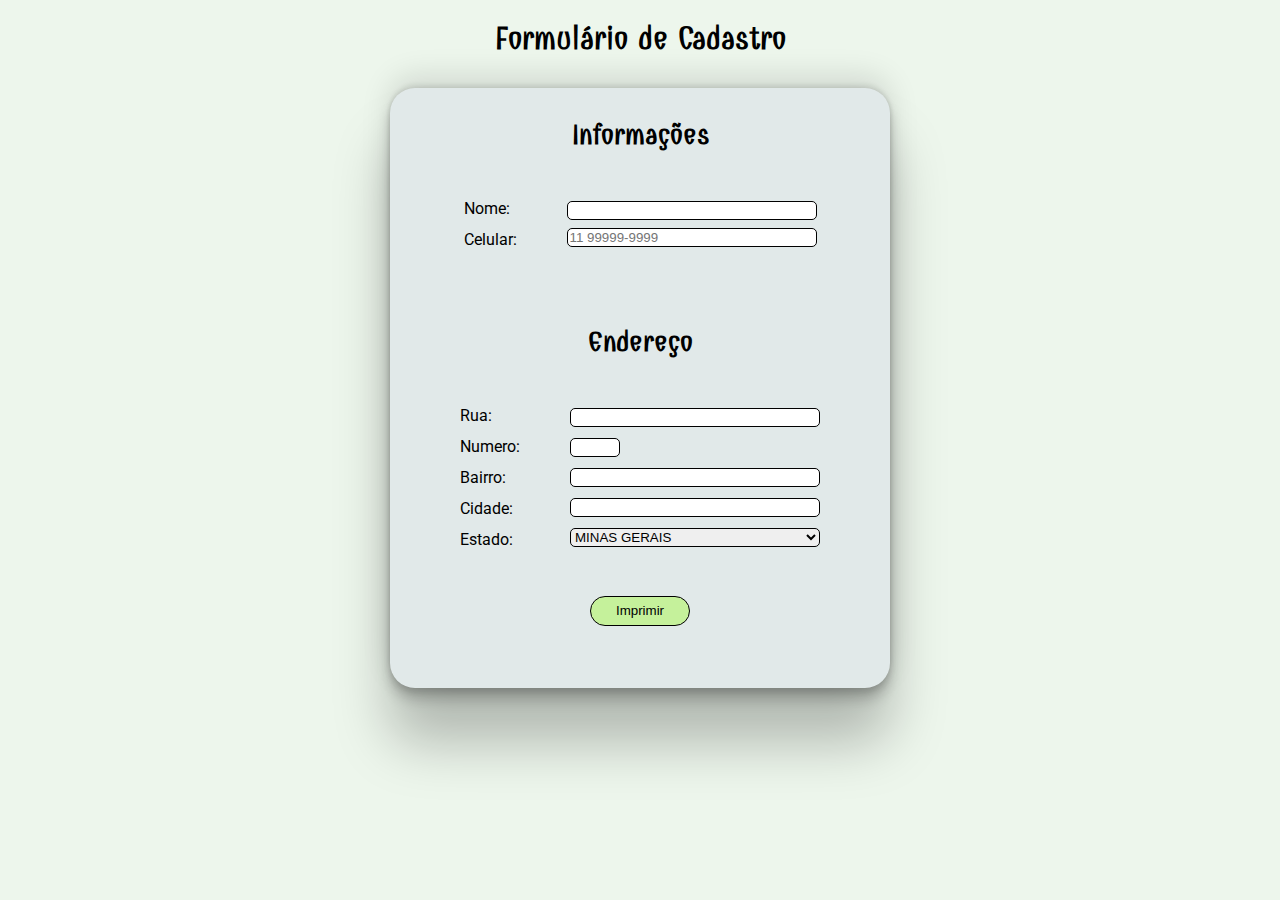
<file: Formulario/index.html>
<!DOCTYPE html>
<html lang="en">
<head>
    <meta charset="UTF-8">
    <meta http-equiv="X-UA-Compatible" content="IE=edge">
    <meta name="viewport" content="width=device-width, initial-scale=1.0">
    <link rel="stylesheet" href="style.css">
    <link rel="preconnect" href="https://fonts.googleapis.com">
    <link rel="preconnect" href="https://fonts.gstatic.com" crossorigin>
    <link href="https://fonts.googleapis.com/css2?family=Combo&family=Roboto:wght@300&display=swap" rel="stylesheet">
    <script src="index.js"></script>
    <link rel="shortcut icon" href="/img/android-chrome-512x512.png" type="image/x-icon">
    <title>Formulario</title>
</head>
<body>
    <header>
        <h1 class="title">Formulário de Cadastro</h1>
    </header>
    <main>
        <section class="main-content">
            <h3 class="sub-title">Informações</h3>
            <div class="information">
                <div class="nome-campo">
                    <label>Nome: </label>
                    <label>Celular: </label>
                </div>
                <div class="conteudo-campo">
                    <input type="text" id="name">
                    <input type="tel" id="fone" name="fone" required pattern="[0-9]{2} [0-9]{5}-[0-9]{4}" placeholder="11 99999-9999">
                </div>
            </div>
            <h3 class="sub-title">Endereço</h3>
            <div class="adress">
                    <div class="nome-campo">
                        <label>Rua: </label>
                        <label>Numero: </label>
                        <label>Bairro: </label>
                        <label>Cidade: </label>
                        <label>Estado: </label>
                    </div>
                    
                    <div class="conteudo-campo">
                        <input type="text" id="street">
                        <input type="text" id="number">
                        <input type="text" id="district">
                        <input type="text" id="city">
                        <select name="estado" id="state">
                            <option value="MG">MINAS GERAIS</option>
                            <option value="SP">SÃO PAULO</option>
                            <option value="RJ">RIO DE JANEIRO</option>
                            <option value="MG">GOIÁS</option>
                        </select>
                    </div>

                
            </div>
            <div class="button">
                <p>
                    <button type="button" onclick="imprimir()">Imprimir</button>

                </p>
            </div>
            
        </section>

    </main>
</body>
</html>
</file>
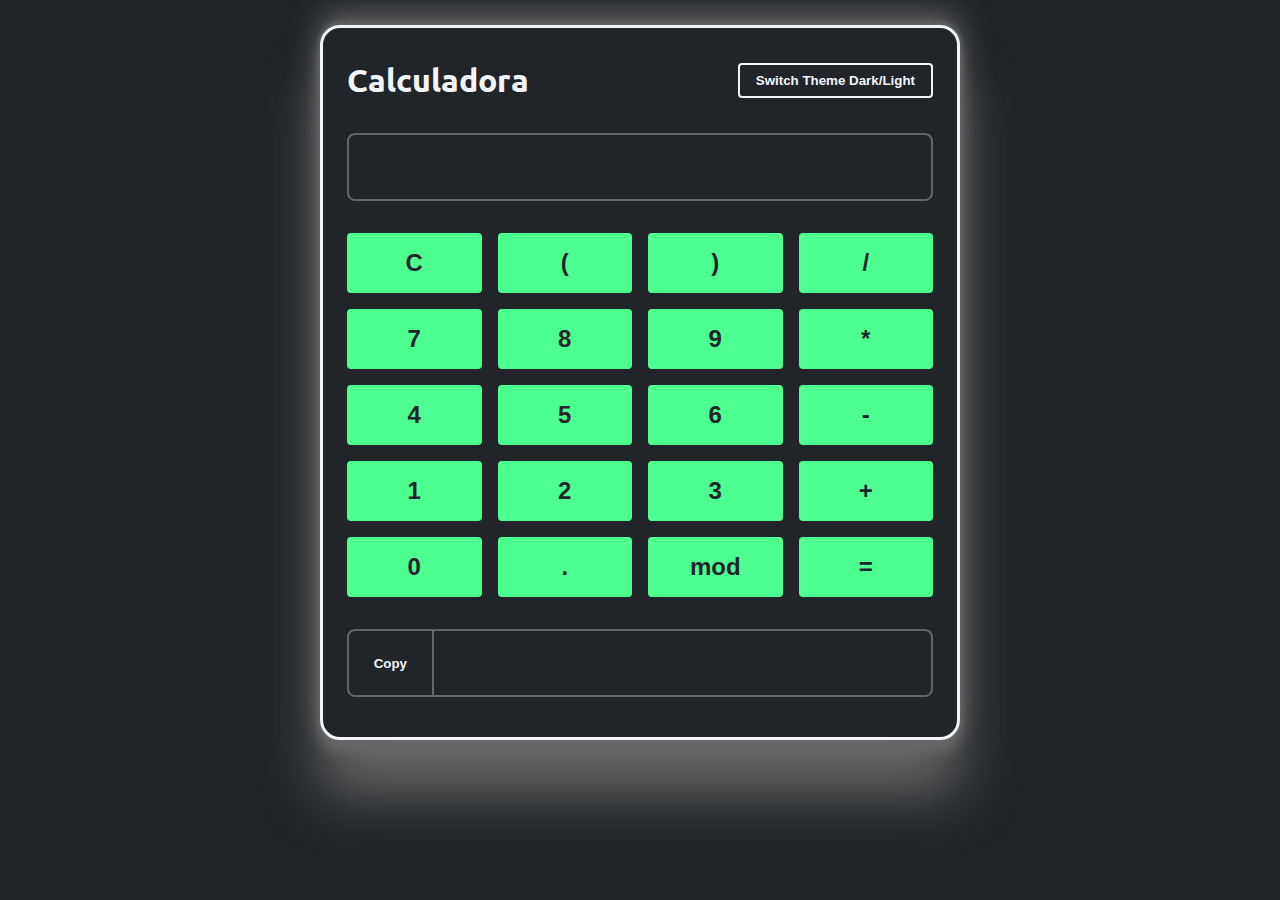
<file: Projeto_calculadora/index.html>
<!DOCTYPE html>
<html lang="en">
<head>
  <meta charset="UTF-8">
  <meta http-equiv="X-UA-Compatible" content="IE=edge">
  <meta name="viewport" content="width=device-width, initial-scale=1.0">
  <link rel="preconnect" href="https://fonts.googleapis.com">
  <link rel="preconnect" href="https://fonts.gstatic.com" crossorigin>
  <link href="https://fonts.googleapis.com/css2?family=Ubuntu:wght@400;700&display=swap" rel="stylesheet">
  <title>Projeto Prático Guiado 1</title>
  <link rel="stylesheet" href="style.css">
  <script src="./index.js" defer></script>
</head>
<body>
  <main data-theme="dark">
    <header class="flex align-center justify-between">
      <h1>Calculadora</h1>
      <button id="themeSwitcher">Switch Theme Dark/Light</button>
    </header>
    <input type="text" id="input">
    <div id="keys">
      <button id="clear">C</button>
      <button class="charKey" data-value=" ( ">(</button>
      <button class="charKey" data-value=" ) ">)</button>
      <button class="charKey" data-value=" / ">/</button>
      <button class="charKey" data-value="7">7</button>
      <button class="charKey" data-value="8">8</button>
      <button class="charKey" data-value="9">9</button>
      <button class="charKey" data-value=" * ">*</button>
      <button class="charKey" data-value="4">4</button>
      <button class="charKey" data-value="5">5</button>
      <button class="charKey" data-value="6">6</button>
      <button class="charKey" data-value=" - ">-</button>
      <button class="charKey" data-value="1">1</button>
      <button class="charKey" data-value="2">2</button>
      <button class="charKey" data-value="3">3</button>
      <button class="charKey" data-value=" + ">+</button>
      <button class="charKey" data-value="0">0</button>
      <button class="charKey" data-value=".">.</button>
      <button class="charKey" data-value=" % ">mod</button>
      <button id="equal">=</button>
    </div>
    <section class="flex align-center justify-between">
      <button id="copyToClipboard">Copy</button>
      <input type="text" id="result" disabled>
    </section>
  </main>
</body>
</html>
</file>
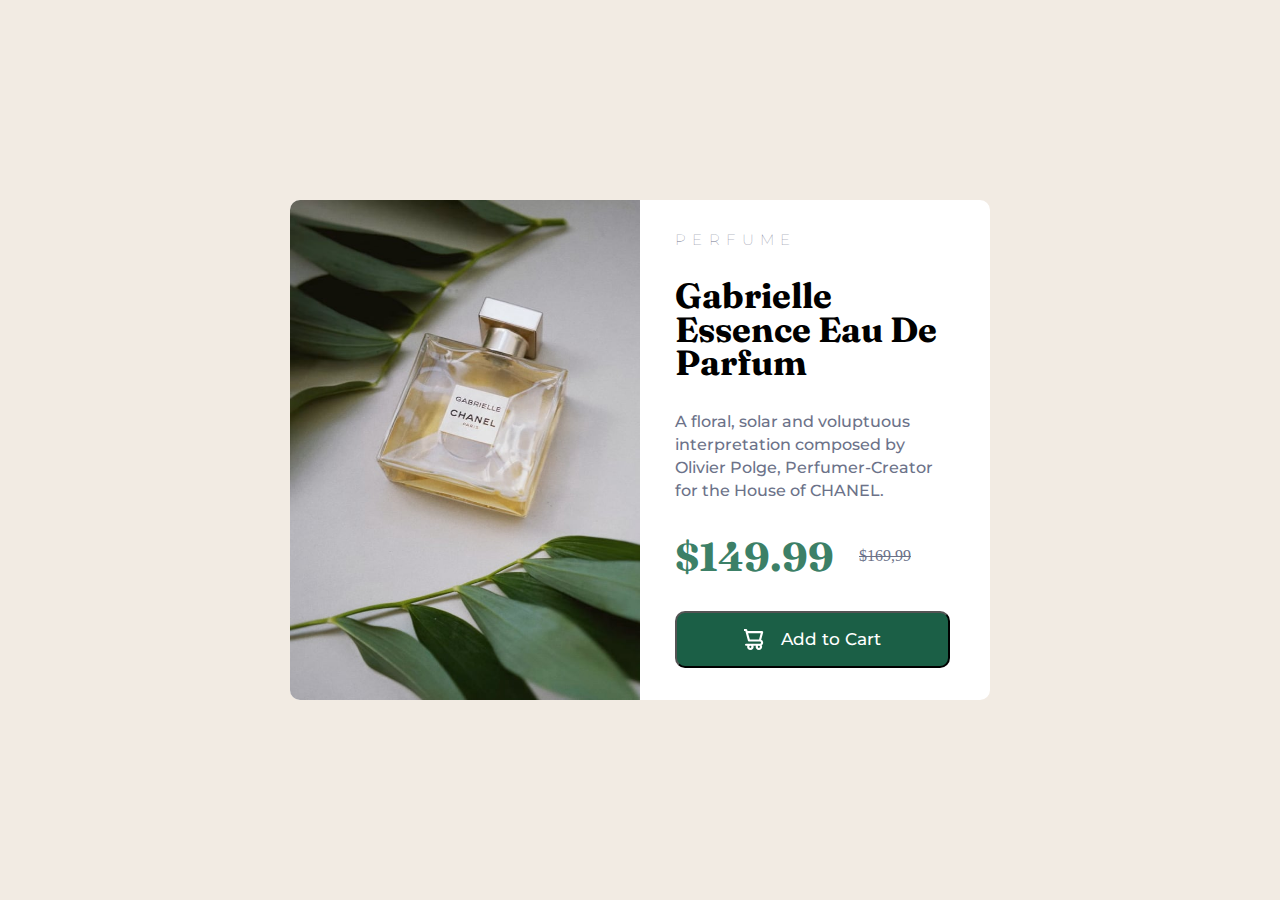
<file: Page/projeto_1_iniciante/index.html>
<!DOCTYPE html>
<html lang="en">

<head>
    <meta charset="UTF-8">
    <meta http-equiv="X-UA-Compatible" content="IE=edge">
    <meta name="viewport" content="width=device-width, initial-scale=1.0">
    <title>Perfume</title>
    <link rel="shortcut icon" href="src/imagens/favicon-32x32.png" type="image/x-icon">
    <link rel="preconnect" href="https://fonts.googleapis.com">
    <link rel="preconnect" href="https://fonts.gstatic.com" crossorigin>
    <link href="https://fonts.googleapis.com/css2?family=Fraunces:opsz,wght@9..144,700&family=Montserrat:wght@500;700&display=swap" rel="stylesheet">
    <link rel="stylesheet" href="src/css/style.css">
</head>

<body>
    <section>
        <main class="main-content">
            <div class="image-product">
                <img src="src/imagens/image-product-desktop.jpg" alt="image-product">
            </div>
            <div class="content">
                <h1 class="title">PERFUME</h1>
                <h2 class="subtitle">Gabrielle Essence Eau De Parfum</h2>
                <p class="description">A floral, solar and voluptuous interpretation composed by Olivier Polge,
                    Perfumer-Creator for the House of CHANEL.</p>
                 <div class="price">
                    <p class="current-price">$149.99</p>
                    <p class="previous-price">$169,99</p>
                 </div>               
                <button class="cart-button">
                    <img src="src/imagens/icon-cart.svg" alt="icon-cart" class="icon-cart">
                    <p class="text-cart">Add to Cart</p>
                </button>
            </div>

        </main>
    </section>

</body>

</html>
</file>
<file: Formulario/style.css>
*{
    margin: 0;
    box-sizing: border-box;
}

body{
    background-color: rgba(224, 240, 222, 0.589);
    min-height: 100vh;
}

.title{
    font-family: 'Combo',cursive;
    padding-top: 20px;
    text-align: center;
}
main{
    
    padding-top: 30px;
    display: flex;
    justify-content: center;
    align-items: center;
}

.main-content{
   
    background-color: rgb(225, 233, 233);
    width: 500px;
    height: 600px;
    display: flex;
    flex-direction: column;
    align-items: center;
    box-shadow: rgba(0, 0, 0, 0.25) 0px 54px 55px, rgba(0, 0, 0, 0.12) 0px -12px 30px, rgba(0, 0, 0, 0.12) 0px 4px 6px, rgba(0, 0, 0, 0.17) 0px 12px 13px, rgba(0, 0, 0, 0.09) 0px -3px 5px;
    border-radius: 25px;
}
.information{
    width: 100%;
    display: flex;
    gap: 50px;
    flex-grow: 30;
    align-items: center;
    justify-content: center;
}
.information .nome-campo{
    font-family:'Roboto',sans-serif ;
    display: flex;
    flex-direction: column;
    justify-items: flex-start;
    gap: 12px;
}
.information .conteudo-campo{

    display: flex;
    flex-direction: column;
    gap: 8px;

}
.information input{
    width: 250px;
    border: solid 1px;
    border-radius: 5px;
}
.adress{
    width: 100%;
    display: flex;
    gap: 50px;
    flex-grow: 30;
    align-items: center;
    justify-content: center;
    
    
    
}
.adress .nome-campo{
    font-family:'Roboto',sans-serif ;
    display: flex;
    flex-direction: column;
    justify-items: flex-start;
    gap: 12px;
}

.adress .conteudo-campo{
    display: flex;
    flex-direction: column;
    gap: 11px;
}
.adress input{
    width: 250px;
    border: solid 1px;
    border-radius: 5px;
}

.adress #number{
    width: 50px;
}
.adress #state{
    border: solid 1px;
    border-radius: 5px;
}




.sub-title{
    font-size: 1.80rem;
    font-family:'Combo',cursive;
    padding-top:  30px;
}

.button{
    display: flex;
    flex-grow: 20;
}
.button button{
    width: 100px;
    height: 30px;
    background-color: rgb(197, 241, 155);
    cursor: pointer;
    border-radius: 15px;
    border: 1px solid;

}

.button button:hover{
    background-color: cornflowerblue;
}


@media(min-width: 300px) and (max-width: 510px){
   .main-content{
    width: 330px;
   }

   .adress{

    gap: 3px;


   }
   
   
   .information{
   gap: 3px;
   }
   
   
}
</file>
<file: Projeto_calculadora/style.css>
* {
    box-sizing: border-box;
    margin: 0;
    padding: 0;
  }
  
  :root { /*Pseudo classe que se equipara a raiz do documento*/
    --bg-color: #212529; /*criando variaveis */
    --border-color: #666;
    --font-color: #f1f5f9;
    --primary-color: #4dff91;
    --error-color: #ff0043;
  }
  
  body {
    background-color: var(--bg-color);
    color: var(--font-color);
    font-family: "Ubuntu", sans-serif;
    padding: 25px;
  }
  
  main {

    margin: 0 auto;
    max-width: 40rem;
    padding: 0 1.5rem 2.5rem;
    position: relative;
    border: solid;
    border-radius: 20px;
    box-shadow: var(--border-color) 0px 54px 55px,var(--border-color) 0px -12px 30px, var(--border-color) 0px 4px 6px, var(--border-color) 0px 12px 13px,var(--border-color) 0px -3px 5px;
    
  }
  
  header {
    padding: 2rem 0;
  }
  
  #themeSwitcher {
    background-color: var(--bg-color);
    border: .125rem solid var(--font-color);
    color: var(--font-color);
  }
  
  #themeSwitcher:hover {
    background-color: var(--font-color);
    color: var(--bg-color);
  }
  
  button {
    background-color: var(--primary-color);
    border: none;
    border-radius: .25rem;
    font-weight: 700;
    padding: .5rem 1rem;
    transition: .15s;
  }
  
  input {
    background-color: var(--bg-color);
    border: 2px solid var(--border-color);
    border-radius: .5rem;
    color: var(--font-color);
    display: block;
    font-size: 1.75rem;
    margin: 0 auto;
    padding: 1rem;
    text-align: end;
    width: 100%;
  }
  
  #keys {
    display: grid;
    grid-template-columns: 1fr 1fr 1fr 1fr;
    gap: 1rem;
    margin: 2rem 0;
  }
  
  #keys button {
    color: var(--bg-color);
    cursor: pointer;
    font-size: 1.5rem;
    padding: 1rem;
  }
  
  #keys button:hover {
    filter: brightness(0.8);
  }
  
  #result {
    border-width: 2px 2px 2px 0;
    border-radius: 0 .5rem .5rem 0;
  }
  
  #copyToClipboard {
    background-color: transparent;
    border: solid var(--border-color);
    border-width: 2px;
    border-radius: .5rem 0 0 .5rem;
    color: var(--font-color);
    cursor: pointer;
    display: block;
    height: 4.25rem;
    width: 6rem;
  }
  
  .flex {
    display: flex;
  }
  
  .align-center {
    align-items: center;
  }
  
  .justify-between {
    justify-content: space-between;
  }
  
  .error {
    background-color: var(--error-color);
  }
  
  .success {
    border-color: var(--primary-color) !important;
    color: var(--primary-color) !important;
  }
</file>
<file: Page/projeto_1_iniciante/src/css/style.css>
*{
    padding: 0;
    margin:0;
    box-sizing: border-box;
}

section{
    display: flex;
    justify-content: center;
    align-items: center;
    background-color: hsl(30, 38%, 92%);
    min-height: 100vh;
}
.main-content{
    border-radius: 10px;
    width: 700px;
    height: 500px;
    background-color: white;
    display: flex;
    gap: 35px ;
    padding-right: 40px;
    
}
.image-product img{
    border-bottom-left-radius: 10px;
    border-top-left-radius: 10px;
    width: 350px;
    height: 500px;
}
.main-content .content{
    display: flex;
    flex-direction: column;
}

.title{
    padding-top: 30px;
    padding-bottom: 30px;
    font-family: 'Montserrat', Arial, Helvetica, sans-serif;
    letter-spacing: 0.4rem;
    font-size: 15px;
    font-weight: 100;
    color: hsl(228, 12%, 48%);
}

.subtitle{
    font-family: 'Fraunces', Arial, Helvetica, sans-serif;
    font-size: 35px;
    line-height: 2.1rem;
    padding-bottom: 30px;
    
}

.description{
    font-family: 'Montserrat', Arial, Helvetica, sans-serif;
    color: hsl(228, 12%, 48%);
    font-weight: 500;
    font-size: 16px;
    line-height: 23px;
    padding-bottom: 30px;

}

.price{
    display: flex;
    align-items: center;
    gap: 25px;
    padding-bottom: 30px;
}
.price .current-price{
    font-family: 'Fraunces', Arial, Helvetica, sans-serif;
    color: hsl(158, 36%, 37%);
    font-size: 40px;
    font-weight: bolder;
}
.price .previous-price{
    color: hsl(228, 12%, 48%);
    text-decoration: line-through;
}

.cart-button{
    color:white;
    display: flex;
    gap: 17px;
    justify-content: center;
    align-items: center;
    height: 57px;
    background-color: hsl(158, 56%, 24%);
    border-radius: 10px;
    cursor: pointer;
    transition: 2ms;
}
.cart-button .text-cart{
    font-family: 'Montserrat', Arial, Helvetica, sans-serif;
    font-size: 17px;
    font-weight: 500;
}
.cart-button .icon-cart{
    width: 20px;

}
.cart-button:hover{
    
    background-color: rgb(101, 161, 101);
} /*efeito*/
</file>
